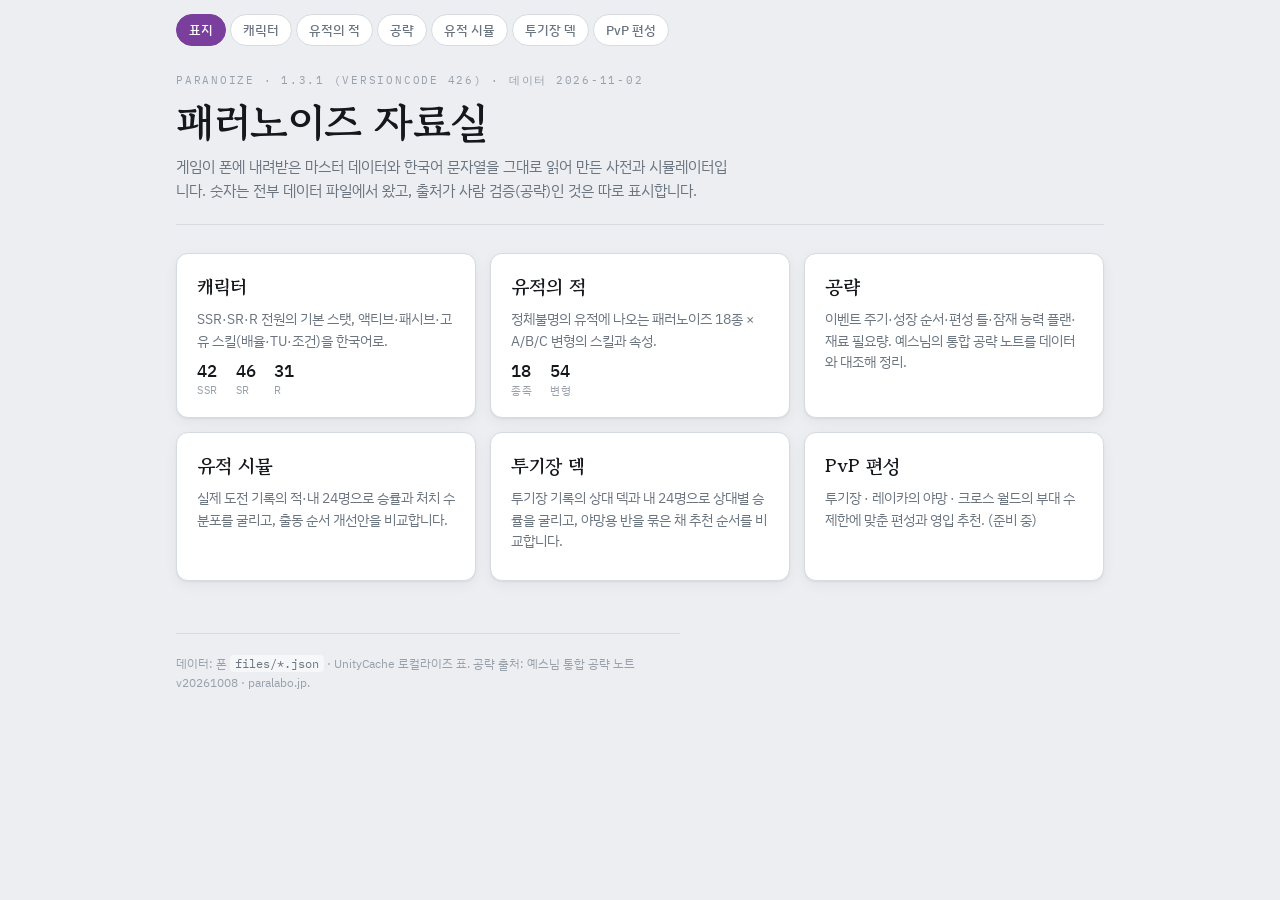
<file: site/index.html>
<!doctype html>
<html lang="ko">
<head>
<meta charset="utf-8">
<meta name="viewport" content="width=device-width,initial-scale=1">
<title>패러노이즈 자료실</title>
<link rel="stylesheet" href="https://fonts.googleapis.com/css2?family=Gowun+Batang:wght@400;700&family=IBM+Plex+Sans+KR:wght@400;500;600&family=IBM+Plex+Mono:wght@400;500&display=swap">
<link rel="stylesheet" href="style.css">
</head>
<body>
<div class="wrap">
<header>
  <p class="eyebrow">Paranoize · 1.3.1 (versionCode 426) · 데이터 2026-11-02</p>
  <h1>패러노이즈 자료실</h1>
  <p class="lede">게임이 폰에 내려받은 마스터 데이터와 한국어 문자열을 그대로 읽어 만든 사전과 시뮬레이터입니다.
  숫자는 전부 데이터 파일에서 왔고, 출처가 사람 검증(공략)인 것은 따로 표시합니다.</p>
</header>
<div class="cards" id="cards">
  <a class="card" href="chars.html"><h2>캐릭터</h2><p>SSR·SR·R 전원의 기본 스탯, 액티브·패시브·고유 스킬(배율·TU·조건)을 한국어로.</p><div class="figs" id="f-chars"></div></a>
  <a class="card" href="enemies.html"><h2>유적의 적</h2><p>정체불명의 유적에 나오는 패러노이즈 18종 × A/B/C 변형의 스킬과 속성.</p><div class="figs" id="f-enemies"></div></a>
  <a class="card" href="guide.html"><h2>공략</h2><p>이벤트 주기·성장 순서·편성 틀·잠재 능력 플랜·재료 필요량. 예스님의 통합 공략 노트를 데이터와 대조해 정리.</p></a>
  <a class="card" href="ruins.html"><h2>유적 시뮬</h2><p>실제 도전 기록의 적·내 24명으로 승률과 처치 수 분포를 굴리고, 출동 순서 개선안을 비교합니다.</p></a>
  <a class="card" href="arena.html"><h2>투기장 덱</h2><p>투기장 기록의 상대 덱과 내 24명으로 상대별 승률을 굴리고, 야망용 반을 묶은 채 추천 순서를 비교합니다.</p></a>
  <a class="card" href="pvp.html"><h2>PvP 편성</h2><p>투기장 · 레이카의 야망 · 크로스 월드의 부대 수 제한에 맞춘 편성과 영입 추천. (준비 중)</p></a>
</div>
<footer>데이터: 폰 <code>files/*.json</code> · UnityCache 로컬라이즈 표. 공략 출처: 예스님 통합 공략 노트 v20261008 · paralabo.jp.</footer>
</div>
<script src="src.js"></script>
<script src="nav.js"></script>
<script>
fetch(PARA_DATA+'characters.json').then(r=>r.json()).then(d=>{
  const v=Object.values(d); const n=r=>v.filter(c=>c.rarity===r).length;
  document.getElementById('f-chars').innerHTML=[['SSR',n('SSR')],['SR',n('SR')],['R',n('R')]].map(([k,x])=>`<div class="fig"><b>${x}</b><span>${k}</span></div>`).join('');
});
fetch(PARA_DATA+'enemies.json').then(r=>r.json()).then(d=>{
  const v=Object.values(d);
  document.getElementById('f-enemies').innerHTML=`<div class="fig"><b>${new Set(v.map(e=>e.species)).size}</b><span>종족</span></div><div class="fig"><b>${v.length}</b><span>변형</span></div>`;
});
</script>
</body>
</html>
</file>
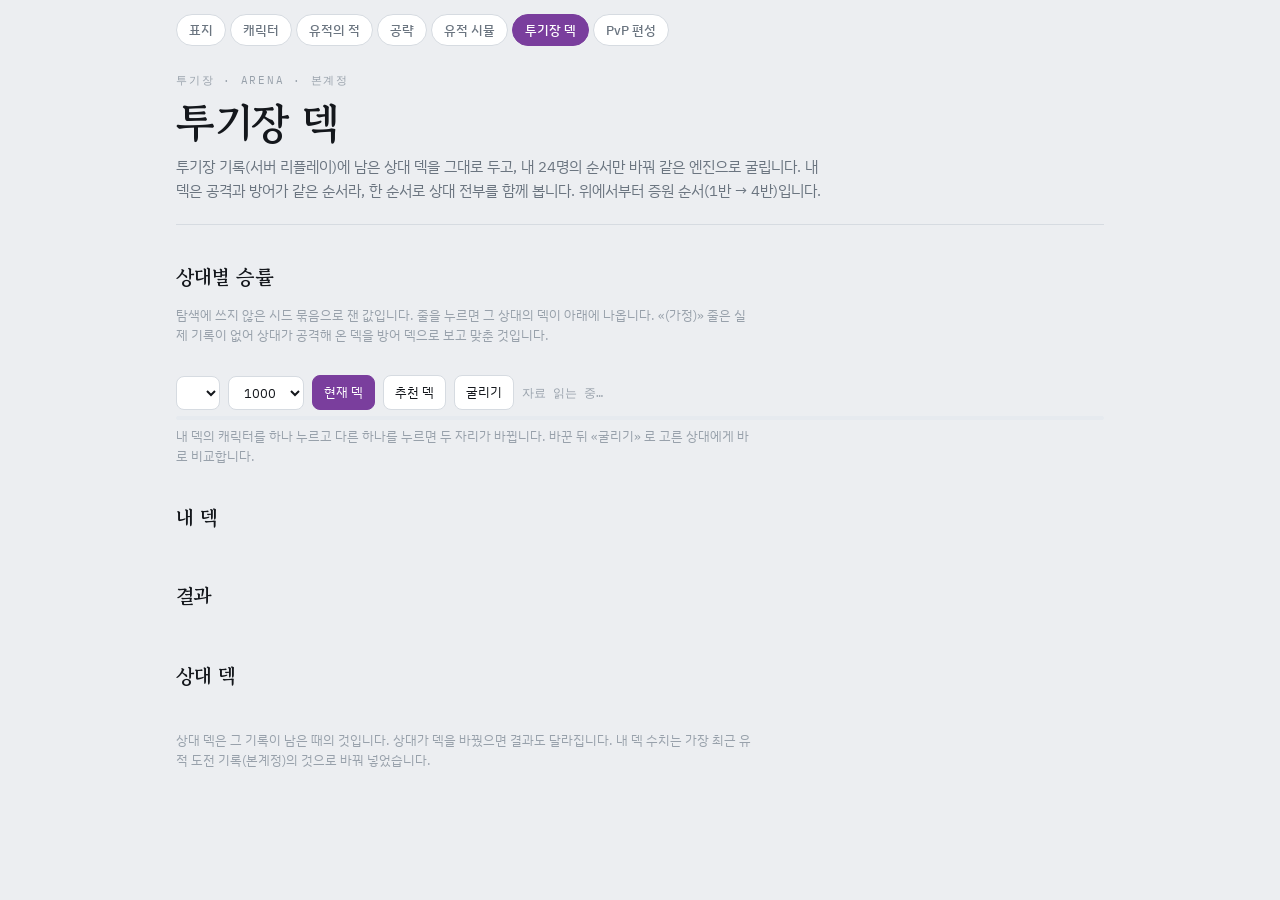
<file: site/arena.html>
<!doctype html>
<html lang="ko">
<head>
<meta charset="utf-8">
<meta name="viewport" content="width=device-width,initial-scale=1">
<title>투기장 덱 — 패러노이즈 자료실</title>
<link rel="stylesheet" href="https://fonts.googleapis.com/css2?family=Gowun+Batang:wght@400;700&family=IBM+Plex+Sans+KR:wght@400;500;600&family=IBM+Plex+Mono:wght@400;500&display=swap">
<link rel="stylesheet" href="style.css">
<style>

.rs-bar{display:flex;gap:8px;flex-wrap:wrap;align-items:center;margin:18px 0 6px}
.rs-bar select,.rs-bar button{font:inherit;font-size:13px;padding:6px 11px;border:1px solid var(--line);border-radius:8px;background:var(--surface);color:var(--ink);cursor:pointer}
.rs-bar button.on{background:var(--accent);border-color:var(--accent);color:#fff}
.rs-bar button:disabled{opacity:.5;cursor:default}
.plt{margin:10px 0 0;display:grid;gap:8px}
.plt-row{display:grid;grid-template-columns:44px repeat(6,minmax(0,1fr));gap:6px;align-items:stretch}
.plt-row>b{font-family:"IBM Plex Mono",monospace;font-size:11px;color:var(--faint);align-self:center}
.u{background:var(--surface);border:1px solid var(--line);border-radius:9px;padding:6px;display:flex;gap:6px;align-items:center;cursor:pointer;min-width:0;text-align:left;font:inherit;color:inherit}
.u img{width:34px;height:34px;object-fit:cover;object-position:50% 12%;border-radius:6px;flex:none;background:var(--raised)}
.u .t{min-width:0;line-height:1.25}
.u .n{font-size:12px;font-weight:600;color:var(--ink);white-space:nowrap;overflow:hidden;text-overflow:ellipsis;display:block}
.u .s{font-size:10.5px;color:var(--faint);font-family:"IBM Plex Mono",monospace;white-space:nowrap;overflow:hidden;text-overflow:ellipsis;display:block}
/* 편성표 카드 — 게임 편성 화면과 같은 세로 카드(등급 띠·속성·별·레벨) */
.card{position:relative;display:block;padding:0;border:2px solid var(--line);border-radius:8px;overflow:hidden;background:var(--raised);cursor:pointer;font:inherit;color:inherit;text-align:left;aspect-ratio:3/4.2;min-width:0}
.card img{display:block;position:absolute;width:150%;height:auto;left:-25%;top:-3%;background:var(--raised)}
.card .rar{position:absolute;left:0;top:0;padding:1px 6px 1px 4px;font:700 10px "IBM Plex Mono",monospace;letter-spacing:.3px;color:#fff;background:#6b7280;border-radius:0 0 7px 0}
.card.SSR{border-color:#d4a83a}.card.SSR .rar{background:linear-gradient(90deg,#c48f1c,#f0c65a);color:#2a1d00}
.card.SR{border-color:#9b6be0}.card.SR .rar{background:linear-gradient(90deg,#7b47c9,#b48cf2)}
.card.R{border-color:#4f8ad6}.card.R .rar{background:linear-gradient(90deg,#3a6fc0,#78a8ee)}
.card .el{position:absolute;right:3px;top:3px;width:12px;height:12px;border-radius:50%;border:1.5px solid #fff;box-shadow:0 0 0 1px rgba(0,0,0,.35)}
.card.Fire .el{background:var(--fire)}.card.Water .el{background:var(--water)}.card.Earth .el{background:var(--earth)}
.card .st{position:absolute;left:0;right:0;bottom:19px;text-align:center;font-size:9px;line-height:1;color:#ffd75e;text-shadow:0 0 2px #000,0 1px 1px #000;letter-spacing:-.5px}
.card .lv{position:absolute;left:0;right:0;bottom:0;padding:2px 3px;background:rgba(0,0,0,.72);color:#fff;font:600 10.5px "IBM Plex Mono",monospace;text-align:center;white-space:nowrap;overflow:hidden;text-overflow:ellipsis}
.card .n{position:absolute;left:0;right:0;top:16px;padding:1px 3px;font-size:10px;font-weight:600;color:#fff;text-shadow:0 0 3px #000,0 1px 2px #000;white-space:nowrap;overflow:hidden;text-overflow:ellipsis;opacity:.95}
.card.sel{outline:3px solid var(--accent);outline-offset:1px}
.card.moved .lv{background:var(--accent)}
.u.sel{outline:2px solid var(--accent);outline-offset:1px}
.u.moved{border-color:var(--accent)}
.u.Fire{box-shadow:inset 3px 0 0 var(--fire)} .u.Water{box-shadow:inset 3px 0 0 var(--water)} .u.Earth{box-shadow:inset 3px 0 0 var(--earth)}
.res{display:grid;grid-template-columns:repeat(auto-fit,minmax(260px,1fr));gap:12px;margin-top:12px}
.rc{background:var(--surface);border:1px solid var(--line);border-radius:12px;padding:14px 16px;box-shadow:var(--shadow)}
.rc h3{margin:0 0 8px;font-size:14px}
.rc .figs{margin-bottom:10px}
.hist{display:grid;grid-auto-flow:column;grid-auto-columns:1fr;gap:3px;align-items:end;height:70px;border-bottom:1px solid var(--line)}
.hist i{display:block;background:var(--accent);border-radius:3px 3px 0 0;min-height:1px;opacity:.85}
.hist i.win{background:var(--ssr)}
.hlab{display:grid;grid-auto-flow:column;grid-auto-columns:1fr;gap:3px;font-family:"IBM Plex Mono",monospace;font-size:10px;color:var(--faint);text-align:center;margin-top:2px}
.prog{height:4px;background:var(--line-soft);border-radius:99px;overflow:hidden;margin:6px 0 0}
.prog i{display:block;height:100%;background:var(--accent);width:0}
.en{display:grid;grid-template-columns:repeat(auto-fill,minmax(190px,1fr));gap:8px;margin-top:10px}
.en .u{cursor:default}
.warn{border-left:3px solid var(--fire);padding:8px 12px;background:var(--surface);border-radius:0 8px 8px 0;font-size:13px;margin-top:14px}
@media (max-width:640px){.plt-row{grid-template-columns:repeat(3,minmax(0,1fr))}.plt-row>b{grid-column:1/-1}}

.mt{width:100%;border-collapse:collapse;margin-top:10px;font-size:13px}
.mt th,.mt td{padding:6px 8px;border-bottom:1px solid var(--line-soft);text-align:left}
.mt td.num{font-family:"IBM Plex Mono",monospace;text-align:right;white-space:nowrap}
.mt tr.on td{background:var(--raised)}
.mt tr{cursor:pointer}
.up{color:#2f9e5b;font-weight:600}.down{color:var(--fire);font-weight:600}
.opp-head{display:flex;gap:14px;flex-wrap:wrap;align-items:baseline;margin:6px 0 0;font-size:13px;color:var(--faint)}
.opp-head b{color:var(--ink);font-size:15px}
</style>
</head>
<body>
<div class="wrap doc">
<header>
  <p class="eyebrow">투기장 · Arena · 본계정</p>
  <h1>투기장 덱</h1>
  <p class="lede">투기장 기록(서버 리플레이)에 남은 상대 덱을 그대로 두고, 내 24명의 순서만 바꿔 같은 엔진으로 굴립니다. 내 덱은 공격과 방어가 같은 순서라, 한 순서로 상대 전부를 함께 봅니다. 위에서부터 증원 순서(1반 → 4반)입니다.</p>
</header>

<h2>상대별 승률</h2>
<p class="note">탐색에 쓰지 않은 시드 묶음으로 잰 값입니다. 줄을 누르면 그 상대의 덱이 아래에 나옵니다. «(가정)» 줄은 실제 기록이 없어 상대가 공격해 온 덱을 방어 덱으로 보고 맞춘 것입니다.</p>
<p class="note" id="fixnote"></p>
<table class="mt" id="mt"></table>

<div class="rs-bar">
  <select id="match" aria-label="상대"></select>
  <select id="nsim" aria-label="판 수"><option>300</option><option selected>1000</option><option>3000</option></select>
  <button id="b-cur" class="on">현재 덱</button>
  <button id="b-pro">추천 덱</button>
  <button id="b-run">굴리기</button>
  <span id="status" class="mono" style="font-size:12px;color:var(--faint)">자료 읽는 중…</span>
</div>
<div class="prog"><i id="pbar"></i></div>
<p class="note" style="margin-top:6px">내 덱의 캐릭터를 하나 누르고 다른 하나를 누르면 두 자리가 바뀝니다. 바꾼 뒤 «굴리기» 로 고른 상대에게 바로 비교합니다.</p>

<h2 id="my-h">내 덱</h2>
<div id="plt" class="plt"></div>

<h2>결과</h2>
<div id="res" class="res"></div>

<h2>상대 덱</h2>
<div id="opp-head" class="opp-head"></div>
<div id="opp" class="plt"></div>

<p class="note" style="margin-top:18px">상대 덱은 그 기록이 남은 때의 것입니다. 상대가 덱을 바꿨으면 결과도 달라집니다. 내 덱 수치는 가장 최근 유적 도전 기록(본계정)의 것으로 바꿔 넣었습니다.</p>
</div>
<script src="src.js"></script>
<script src="nav.js"></script>
<script type="module" src="arena-page.js"></script>
</body>
</html>
</file>
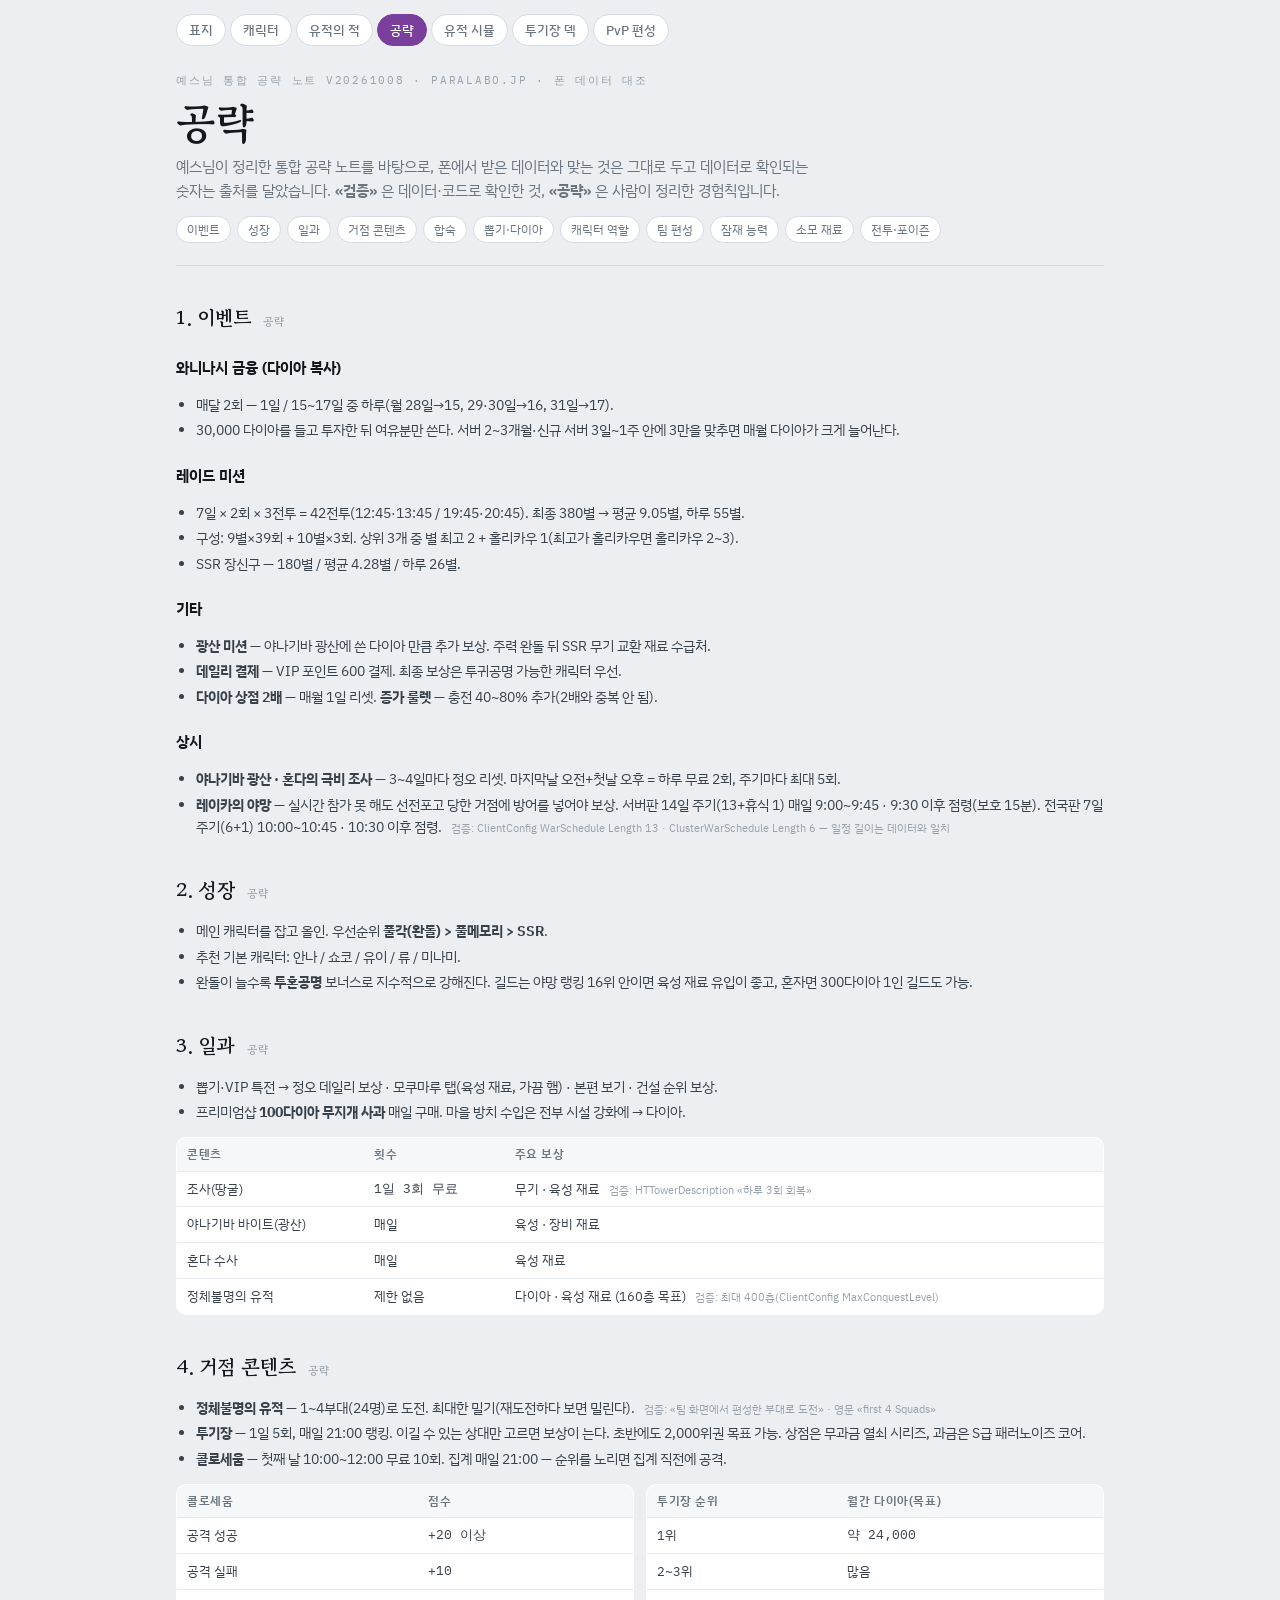
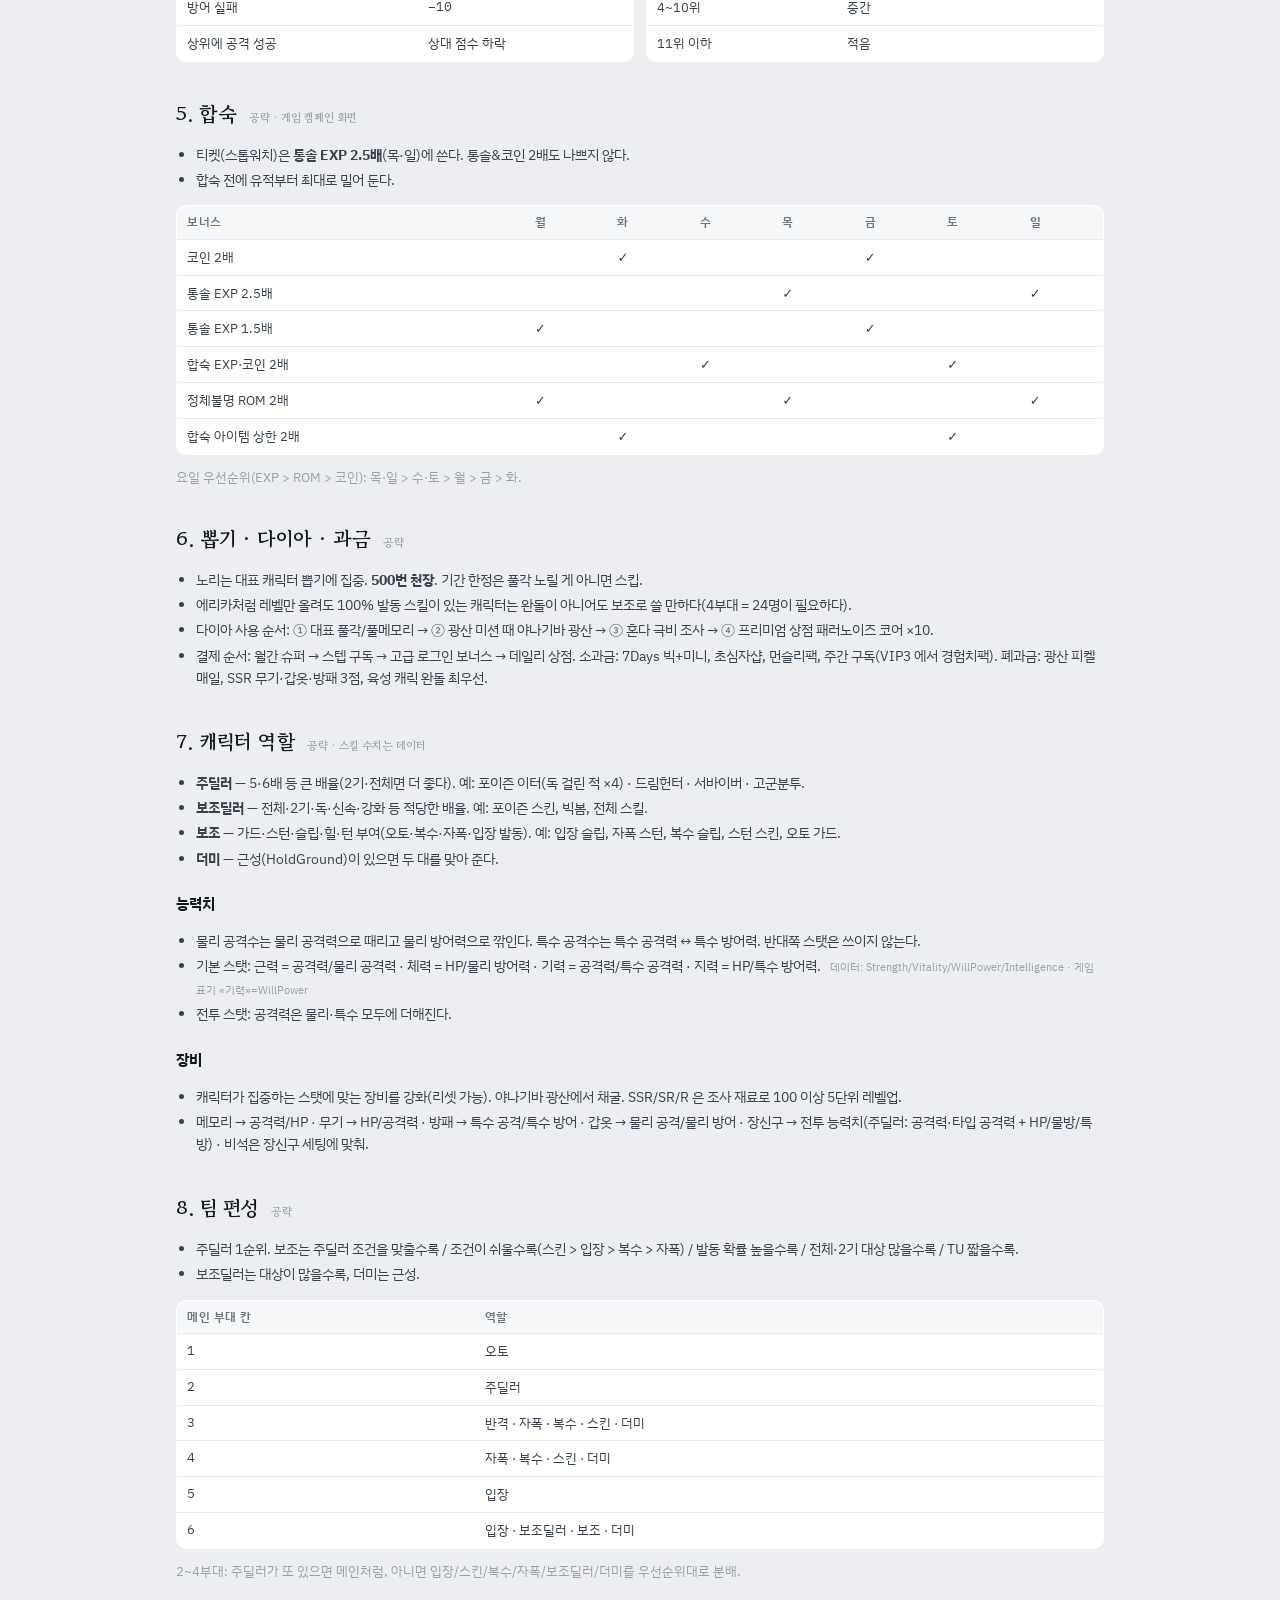
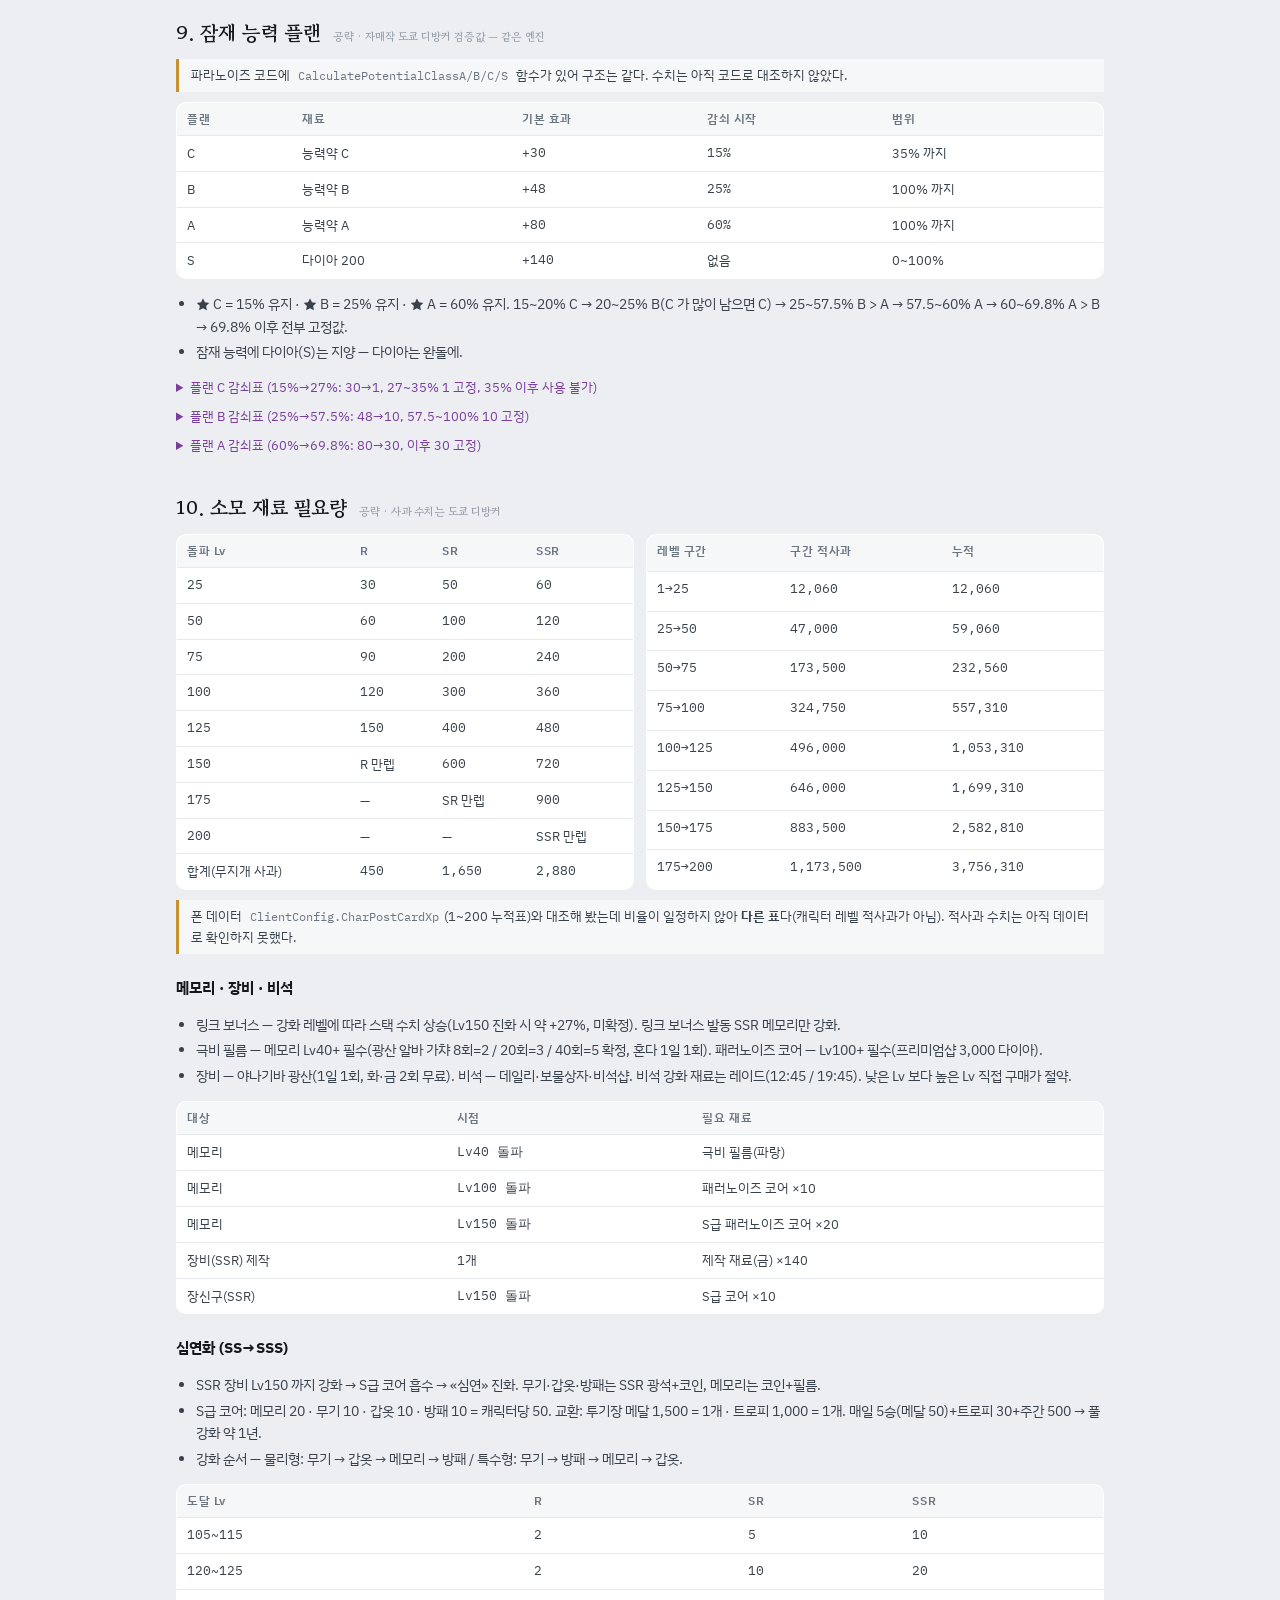
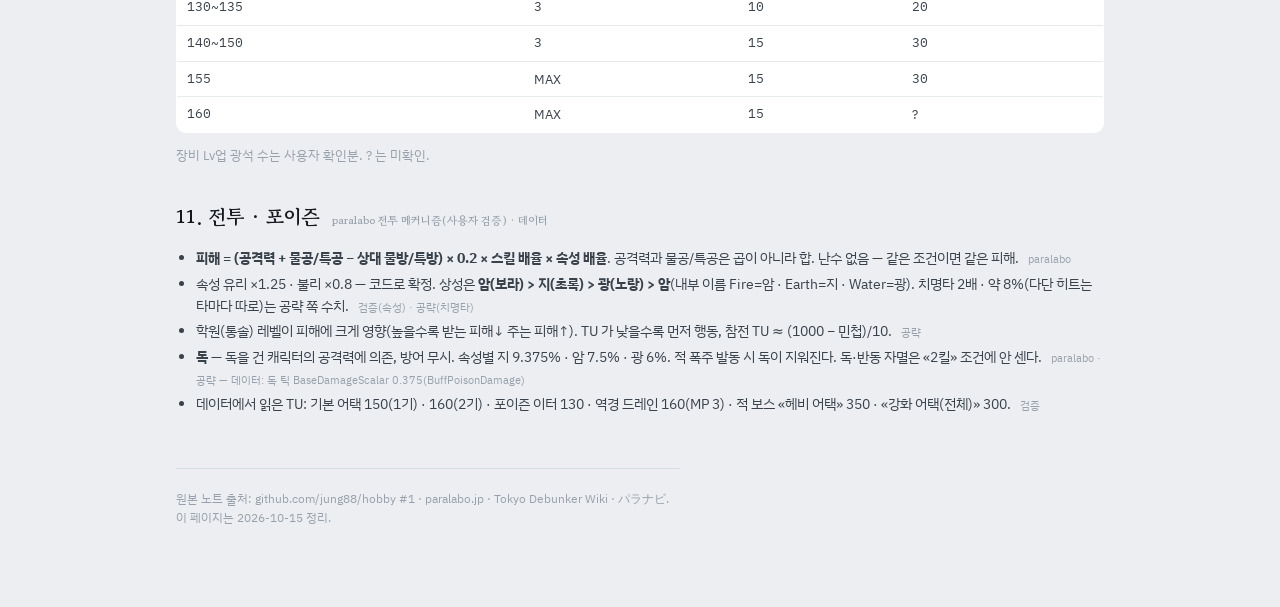
<file: site/guide.html>
<!doctype html>
<html lang="ko">
<head>
<meta charset="utf-8">
<meta name="viewport" content="width=device-width,initial-scale=1">
<title>공략 — 패러노이즈 자료실</title>
<link rel="stylesheet" href="https://fonts.googleapis.com/css2?family=Gowun+Batang:wght@400;700&family=IBM+Plex+Sans+KR:wght@400;500;600&family=IBM+Plex+Mono:wght@400;500&display=swap">
<link rel="stylesheet" href="style.css">
<style>
.src{font-size:11px;color:var(--faint);margin-left:6px}
.toc{display:flex;flex-wrap:wrap;gap:6px;margin:14px 0 0}
.toc a{font-size:12px;color:var(--muted);text-decoration:none;border:1px solid var(--line);border-radius:99px;padding:3px 10px;background:var(--surface)}
.warn{border-left:3px solid var(--ssr);padding:6px 12px;background:var(--raised);font-size:13px;margin:10px 0}
.cols{display:grid;grid-template-columns:repeat(auto-fit,minmax(280px,1fr));gap:12px}
</style>
</head>
<body>
<div class="wrap doc">
<header>
  <p class="eyebrow">예스님 통합 공략 노트 v20261008 · paralabo.jp · 폰 데이터 대조</p>
  <h1>공략</h1>
  <p class="lede">예스님이 정리한 통합 공략 노트를 바탕으로, 폰에서 받은 데이터와 맞는 것은 그대로 두고 데이터로 확인되는 숫자는 출처를 달았습니다.
  <b>«검증»</b> 은 데이터·코드로 확인한 것, <b>«공략»</b> 은 사람이 정리한 경험칙입니다.</p>
  <div class="toc"><a href="#event">이벤트</a><a href="#growth">성장</a><a href="#daily">일과</a><a href="#base">거점 콘텐츠</a><a href="#camp">합숙</a><a href="#gacha">뽑기·다이아</a><a href="#role">캐릭터 역할</a><a href="#team">팀 편성</a><a href="#potential">잠재 능력</a><a href="#mats">소모 재료</a><a href="#battle">전투·포이즌</a></div>
</header>

<h2 id="event">1. 이벤트 <span class="src">공략</span></h2>
<h3>와니나시 금융 (다이아 복사)</h3>
<ul>
<li>매달 2회 — 1일 / 15~17일 중 하루(월 28일→15, 29·30일→16, 31일→17).</li>
<li>30,000 다이아를 들고 투자한 뒤 여유분만 쓴다. 서버 2~3개월·신규 서버 3일~1주 안에 3만을 맞추면 매월 다이아가 크게 늘어난다.</li>
</ul>
<h3>레이드 미션</h3>
<ul>
<li>7일 × 2회 × 3전투 = 42전투(12:45·13:45 / 19:45·20:45). 최종 380별 → 평균 9.05별, 하루 55별.</li>
<li>구성: 9별×39회 + 10별×3회. 상위 3개 중 별 최고 2 + 홀리카우 1(최고가 홀리카우면 홀리카우 2~3).</li>
<li>SSR 장신구 — 180별 / 평균 4.28별 / 하루 26별.</li>
</ul>
<h3>기타</h3>
<ul>
<li><b>광산 미션</b> — 야나기바 광산에 쓴 다이아 만큼 추가 보상. 주력 완돌 뒤 SSR 무기 교환 재료 수급처.</li>
<li><b>데일리 결제</b> — VIP 포인트 600 결제. 최종 보상은 투귀공명 가능한 캐릭터 우선.</li>
<li><b>다이아 상점 2배</b> — 매월 1일 리셋. <b>증가 룰렛</b> — 충전 40~80% 추가(2배와 중복 안 됨).</li>
</ul>
<h3>상시</h3>
<ul>
<li><b>야나기바 광산 · 혼다의 극비 조사</b> — 3~4일마다 정오 리셋. 마지막날 오전+첫날 오후 = 하루 무료 2회, 주기마다 최대 5회.</li>
<li><b>레이카의 야망</b> — 실시간 참가 못 해도 선전포고 당한 거점에 방어를 넣어야 보상. 서버판 14일 주기(13+휴식 1) 매일 9:00~9:45 · 9:30 이후 점령(보호 15분). 전국판 7일 주기(6+1) 10:00~10:45 · 10:30 이후 점령.
  <span class="src">검증: ClientConfig WarSchedule Length 13 · ClusterWarSchedule Length 6 — 일정 길이는 데이터와 일치</span></li>
</ul>

<h2 id="growth">2. 성장 <span class="src">공략</span></h2>
<ul>
<li>메인 캐릭터를 잡고 올인. 우선순위 <b>풀각(완돌) &gt; 풀메모리 &gt; SSR</b>.</li>
<li>추천 기본 캐릭터: 안나 / 쇼코 / 유이 / 류 / 미나미.</li>
<li>완돌이 늘수록 <b>투혼공명</b> 보너스로 지수적으로 강해진다. 길드는 야망 랭킹 16위 안이면 육성 재료 유입이 좋고, 혼자면 300다이아 1인 길드도 가능.</li>
</ul>

<h2 id="daily">3. 일과 <span class="src">공략</span></h2>
<ul>
<li>뽑기·VIP 특전 → 정오 데일리 보상 · 모쿠마루 탭(육성 재료, 가끔 햄) · 본편 보기 · 건설 순위 보상.</li>
<li>프리미엄샵 <b>100다이아 무지개 사과</b> 매일 구매. 마을 방치 수입은 전부 시설 강화에 → 다이아.</li>
</ul>
<table><tr><th>콘텐츠</th><th>횟수</th><th>주요 보상</th></tr>
<tr><td>조사(땅굴)</td><td class="mono">1일 3회 무료</td><td>무기 · 육성 재료 <span class="src">검증: HTTowerDescription «하루 3회 회복»</span></td></tr>
<tr><td>야나기바 바이트(광산)</td><td>매일</td><td>육성 · 장비 재료</td></tr>
<tr><td>혼다 수사</td><td>매일</td><td>육성 재료</td></tr>
<tr><td>정체불명의 유적</td><td>제한 없음</td><td>다이아 · 육성 재료 (160층 목표) <span class="src">검증: 최대 400층(ClientConfig MaxConquestLevel)</span></td></tr></table>

<h2 id="base">4. 거점 콘텐츠 <span class="src">공략</span></h2>
<ul>
<li><b>정체불명의 유적</b> — 1~4부대(24명)로 도전. 최대한 밀기(재도전하다 보면 밀린다). <span class="src">검증: «팀 화면에서 편성한 부대로 도전» · 영문 «first 4 Squads»</span></li>
<li><b>투기장</b> — 1일 5회, 매일 21:00 랭킹. 이길 수 있는 상대만 고르면 보상이 는다. 초반에도 2,000위권 목표 가능. 상점은 무과금 열쇠 시리즈, 과금은 S급 패러노이즈 코어.</li>
<li><b>콜로세움</b> — 첫째 날 10:00~12:00 무료 10회. 집계 매일 21:00 — 순위를 노리면 집계 직전에 공격.</li>
</ul>
<div class="cols">
<table><tr><th>콜로세움</th><th>점수</th></tr><tr><td>공격 성공</td><td class="mono">+20 이상</td></tr><tr><td>공격 실패</td><td class="mono">+10</td></tr><tr><td>방어 실패</td><td class="mono">−10</td></tr><tr><td>상위에 공격 성공</td><td>상대 점수 하락</td></tr></table>
<table><tr><th>투기장 순위</th><th>월간 다이아(목표)</th></tr><tr><td>1위</td><td class="mono">약 24,000</td></tr><tr><td>2~3위</td><td>많음</td></tr><tr><td>4~10위</td><td>중간</td></tr><tr><td>11위 이하</td><td>적음</td></tr></table>
</div>

<h2 id="camp">5. 합숙 <span class="src">공략 · 게임 캠페인 화면</span></h2>
<ul>
<li>티켓(스톱워치)은 <b>통솔 EXP 2.5배</b>(목·일)에 쓴다. 통솔&amp;코인 2배도 나쁘지 않다.</li>
<li>합숙 전에 유적부터 최대로 밀어 둔다.</li>
</ul>
<table><tr><th>보너스</th><th>월</th><th>화</th><th>수</th><th>목</th><th>금</th><th>토</th><th>일</th></tr>
<tr><td>코인 2배</td><td></td><td>✓</td><td></td><td></td><td>✓</td><td></td><td></td></tr>
<tr><td>통솔 EXP 2.5배</td><td></td><td></td><td></td><td>✓</td><td></td><td></td><td>✓</td></tr>
<tr><td>통솔 EXP 1.5배</td><td>✓</td><td></td><td></td><td></td><td>✓</td><td></td><td></td></tr>
<tr><td>합숙 EXP·코인 2배</td><td></td><td></td><td>✓</td><td></td><td></td><td>✓</td><td></td></tr>
<tr><td>정체불명 ROM 2배</td><td>✓</td><td></td><td></td><td>✓</td><td></td><td></td><td>✓</td></tr>
<tr><td>합숙 아이템 상한 2배</td><td></td><td>✓</td><td></td><td></td><td></td><td>✓</td><td></td></tr></table>
<p class="note">요일 우선순위(EXP &gt; ROM &gt; 코인): 목·일 &gt; 수·토 &gt; 월 &gt; 금 &gt; 화.</p>

<h2 id="gacha">6. 뽑기 · 다이아 · 과금 <span class="src">공략</span></h2>
<ul>
<li>노리는 대표 캐릭터 뽑기에 집중. <b>500번 천장</b>. 기간 한정은 풀각 노릴 게 아니면 스킵.</li>
<li>에리카처럼 레벨만 올려도 100% 발동 스킬이 있는 캐릭터는 완돌이 아니어도 보조로 쓸 만하다(4부대 = 24명이 필요하다).</li>
<li>다이아 사용 순서: ① 대표 풀각/풀메모리 → ② 광산 미션 때 야나기바 광산 → ③ 혼다 극비 조사 → ④ 프리미엄 상점 패러노이즈 코어 ×10.</li>
<li>결제 순서: 월간 슈퍼 → 스텝 구독 → 고급 로그인 보너스 → 데일리 상점. 소과금: 7Days 빅+미니, 초심자샵, 먼슬리팩, 주간 구독(VIP3 에서 경험치팩). 폐과금: 광산 피켈 매일, SSR 무기·갑옷·방패 3점, 육성 캐릭 완돌 최우선.</li>
</ul>

<h2 id="role">7. 캐릭터 역할 <span class="src">공략 · 스킬 수치는 데이터</span></h2>
<ul>
<li><b>주딜러</b> — 5·6배 등 큰 배율(2기·전체면 더 좋다). 예: 포이즌 이터(독 걸린 적 ×4) · 드림헌터 · 서바이버 · 고군분투.</li>
<li><b>보조딜러</b> — 전체·2기·독·신속·강화 등 적당한 배율. 예: 포이즌 스킨, 빅봄, 전체 스킬.</li>
<li><b>보조</b> — 가드·스턴·슬립·힐·턴 부여(오토·복수·자폭·입장 발동). 예: 입장 슬립, 자폭 스턴, 복수 슬립, 스턴 스킨, 오토 가드.</li>
<li><b>더미</b> — 근성(HoldGround)이 있으면 두 대를 맞아 준다.</li>
</ul>
<h3>능력치</h3>
<ul>
<li>물리 공격수는 물리 공격력으로 때리고 물리 방어력으로 깎인다. 특수 공격수는 특수 공격력 ↔ 특수 방어력. 반대쪽 스탯은 쓰이지 않는다.</li>
<li>기본 스탯: 근력 = 공격력/물리 공격력 · 체력 = HP/물리 방어력 · 기력 = 공격력/특수 공격력 · 지력 = HP/특수 방어력. <span class="src">데이터: Strength/Vitality/WillPower/Intelligence · 게임 표기 «기력»=WillPower</span></li>
<li>전투 스탯: 공격력은 물리·특수 모두에 더해진다.</li>
</ul>
<h3>장비</h3>
<ul>
<li>캐릭터가 집중하는 스탯에 맞는 장비를 강화(리셋 가능). 야나기바 광산에서 채굴. SSR/SR/R 은 조사 재료로 100 이상 5단위 레벨업.</li>
<li>메모리 → 공격력/HP · 무기 → HP/공격력 · 방패 → 특수 공격/특수 방어 · 갑옷 → 물리 공격/물리 방어 · 장신구 → 전투 능력치(주딜러: 공격력·타입 공격력 + HP/물방/특방) · 비석은 장신구 세팅에 맞춰.</li>
</ul>

<h2 id="team">8. 팀 편성 <span class="src">공략</span></h2>
<ul>
<li>주딜러 1순위. 보조는 주딜러 조건을 맞출수록 / 조건이 쉬울수록(스킨 &gt; 입장 &gt; 복수 &gt; 자폭) / 발동 확률 높을수록 / 전체·2기 대상 많을수록 / TU 짧을수록.</li>
<li>보조딜러는 대상이 많을수록, 더미는 근성.</li>
</ul>
<table><tr><th>메인 부대 칸</th><th>역할</th></tr>
<tr><td class="mono">1</td><td>오토</td></tr><tr><td class="mono">2</td><td>주딜러</td></tr><tr><td class="mono">3</td><td>반격 · 자폭 · 복수 · 스킨 · 더미</td></tr><tr><td class="mono">4</td><td>자폭 · 복수 · 스킨 · 더미</td></tr><tr><td class="mono">5</td><td>입장</td></tr><tr><td class="mono">6</td><td>입장 · 보조딜러 · 보조 · 더미</td></tr></table>
<p class="note">2~4부대: 주딜러가 또 있으면 메인처럼, 아니면 입장/스킨/복수/자폭/보조딜러/더미를 우선순위대로 분배.</p>

<h2 id="potential">9. 잠재 능력 플랜 <span class="src">공략 · 자매작 도쿄 디방커 검증값 — 같은 엔진</span></h2>
<div class="warn">파라노이즈 코드에 <code>CalculatePotentialClassA/B/C/S</code> 함수가 있어 구조는 같다. 수치는 아직 코드로 대조하지 않았다.</div>
<table><tr><th>플랜</th><th>재료</th><th>기본 효과</th><th>감쇠 시작</th><th>범위</th></tr>
<tr><td>C</td><td>능력약 C</td><td class="mono">+30</td><td class="mono">15%</td><td>35% 까지</td></tr>
<tr><td>B</td><td>능력약 B</td><td class="mono">+48</td><td class="mono">25%</td><td>100% 까지</td></tr>
<tr><td>A</td><td>능력약 A</td><td class="mono">+80</td><td class="mono">60%</td><td>100% 까지</td></tr>
<tr><td>S</td><td>다이아 200</td><td class="mono">+140</td><td>없음</td><td>0~100%</td></tr></table>
<ul>
<li>★ C = 15% 유지 · ★ B = 25% 유지 · ★ A = 60% 유지. 15~20% C → 20~25% B(C 가 많이 남으면 C) → 25~57.5% B &gt; A → 57.5~60% A → 60~69.8% A &gt; B → 69.8% 이후 전부 고정값.</li>
<li>잠재 능력에 다이아(S)는 지양 — 다이아는 완돌에.</li>
</ul>
<details><summary>플랜 C 감쇠표 (15%→27%: 30→1, 27~35% 1 고정, 35% 이후 사용 불가)</summary>
<p class="mono" style="font-size:12px">~15% 30 · 15.00 29 · 15.21 28 · 15.42 27 · 15.64 26 · 15.85 25 · 16.07 24 · 16.28 23 · 16.50 22 · 16.71 21 · 16.92 20 · 17.14 19 · 17.35 18 · 17.57 17 · 17.78 16 · 18.00 15 · 18.40 14 · 18.80 13 · 19.20 12 · 19.60 11 · 20.00 10 · 20.77 9 · 21.55 8 · 22.33 7 · 23.10 6 · 23.88 5 · 24.66 4 · 25.44 3 · 26.21 2 · 26.99 1</p></details>
<details><summary>플랜 B 감쇠표 (25%→57.5%: 48→10, 57.5~100% 10 고정)</summary>
<p class="mono" style="font-size:12px">~25% 48 · 25.00 47 · 26.25 46 · 27.50 45 · 28.75 44 · 30.00 43 · 31.25 42 · 32.50 41 · 33.75 40 · 35.00 39 · 35.33 38 · 35.66 37 · 36.00 36 · 36.33 35 · 36.66 34 · 37.00 33 · 37.33 32 · 37.66 31 · 38.00 30 · 38.33 29 · 38.66 28 · 39.00 27 · 39.33 26 · 39.66 25 · 40.00 24 · 40.33 23 · 40.66 22 · 41.00 21 · 41.33 20 · 41.66 19 · 42.00 18 · 42.33 17 · 42.66 16 · 45.00 15 · 47.50 14 · 50.00 13 · 52.50 12 · 55.00 11 · 57.50 10</p></details>
<details><summary>플랜 A 감쇠표 (60%→69.8%: 80→30, 이후 30 고정)</summary>
<p class="mono" style="font-size:12px">~60% 80, 60.0% 부터 0.2%p 마다 1 씩 감소(60.0 79 · 60.2 78 · … · 69.6 31) · 69.8~100% 30</p></details>

<h2 id="mats">10. 소모 재료 필요량 <span class="src">공략 · 사과 수치는 도쿄 디방커</span></h2>
<div class="cols">
<table><tr><th>돌파 Lv</th><th>R</th><th>SR</th><th>SSR</th></tr>
<tr><td class="mono">25</td><td class="mono">30</td><td class="mono">50</td><td class="mono">60</td></tr>
<tr><td class="mono">50</td><td class="mono">60</td><td class="mono">100</td><td class="mono">120</td></tr>
<tr><td class="mono">75</td><td class="mono">90</td><td class="mono">200</td><td class="mono">240</td></tr>
<tr><td class="mono">100</td><td class="mono">120</td><td class="mono">300</td><td class="mono">360</td></tr>
<tr><td class="mono">125</td><td class="mono">150</td><td class="mono">400</td><td class="mono">480</td></tr>
<tr><td class="mono">150</td><td>R 만렙</td><td class="mono">600</td><td class="mono">720</td></tr>
<tr><td class="mono">175</td><td>—</td><td>SR 만렙</td><td class="mono">900</td></tr>
<tr><td class="mono">200</td><td>—</td><td>—</td><td>SSR 만렙</td></tr>
<tr><td>합계(무지개 사과)</td><td class="mono">450</td><td class="mono">1,650</td><td class="mono">2,880</td></tr></table>
<table><tr><th>레벨 구간</th><th>구간 적사과</th><th>누적</th></tr>
<tr><td class="mono">1→25</td><td class="mono">12,060</td><td class="mono">12,060</td></tr>
<tr><td class="mono">25→50</td><td class="mono">47,000</td><td class="mono">59,060</td></tr>
<tr><td class="mono">50→75</td><td class="mono">173,500</td><td class="mono">232,560</td></tr>
<tr><td class="mono">75→100</td><td class="mono">324,750</td><td class="mono">557,310</td></tr>
<tr><td class="mono">100→125</td><td class="mono">496,000</td><td class="mono">1,053,310</td></tr>
<tr><td class="mono">125→150</td><td class="mono">646,000</td><td class="mono">1,699,310</td></tr>
<tr><td class="mono">150→175</td><td class="mono">883,500</td><td class="mono">2,582,810</td></tr>
<tr><td class="mono">175→200</td><td class="mono">1,173,500</td><td class="mono">3,756,310</td></tr></table>
</div>
<div class="warn">폰 데이터 <code>ClientConfig.CharPostCardXp</code>(1~200 누적표)와 대조해 봤는데 비율이 일정하지 않아 <b>다른 표</b>다(캐릭터 레벨 적사과가 아님). 적사과 수치는 아직 데이터로 확인하지 못했다.</div>
<h3>메모리 · 장비 · 비석</h3>
<ul>
<li>링크 보너스 — 강화 레벨에 따라 스택 수치 상승(Lv150 진화 시 약 +27%, 미확정). 링크 보너스 발동 SSR 메모리만 강화.</li>
<li>극비 필름 — 메모리 Lv40+ 필수(광산 알바 가챠 8회=2 / 20회=3 / 40회=5 확정, 혼다 1일 1회). 패러노이즈 코어 — Lv100+ 필수(프리미엄샵 3,000 다이아).</li>
<li>장비 — 야나기바 광산(1일 1회, 화·금 2회 무료). 비석 — 데일리·보물상자·비석샵. 비석 강화 재료는 레이드(12:45 / 19:45). 낮은 Lv 보다 높은 Lv 직접 구매가 절약.</li>
</ul>
<table><tr><th>대상</th><th>시점</th><th>필요 재료</th></tr>
<tr><td>메모리</td><td class="mono">Lv40 돌파</td><td>극비 필름(파랑)</td></tr>
<tr><td>메모리</td><td class="mono">Lv100 돌파</td><td>패러노이즈 코어 ×10</td></tr>
<tr><td>메모리</td><td class="mono">Lv150 돌파</td><td>S급 패러노이즈 코어 ×20</td></tr>
<tr><td>장비(SSR) 제작</td><td>1개</td><td>제작 재료(금) ×140</td></tr>
<tr><td>장신구(SSR)</td><td class="mono">Lv150 돌파</td><td>S급 코어 ×10</td></tr></table>
<h3>심연화 (SS→SSS)</h3>
<ul>
<li>SSR 장비 Lv150 까지 강화 → S급 코어 흡수 → «심연» 진화. 무기·갑옷·방패는 SSR 광석+코인, 메모리는 코인+필름.</li>
<li>S급 코어: 메모리 20 · 무기 10 · 갑옷 10 · 방패 10 = 캐릭터당 50. 교환: 투기장 메달 1,500 = 1개 · 트로피 1,000 = 1개. 매일 5승(메달 50)+트로피 30+주간 500 → 풀강화 약 1년.</li>
<li>강화 순서 — 물리형: 무기 → 갑옷 → 메모리 → 방패 / 특수형: 무기 → 방패 → 메모리 → 갑옷.</li>
</ul>
<table><tr><th>도달 Lv</th><th>R</th><th>SR</th><th>SSR</th></tr>
<tr><td class="mono">105~115</td><td class="mono">2</td><td class="mono">5</td><td class="mono">10</td></tr>
<tr><td class="mono">120~125</td><td class="mono">2</td><td class="mono">10</td><td class="mono">20</td></tr>
<tr><td class="mono">130~135</td><td class="mono">3</td><td class="mono">10</td><td class="mono">20</td></tr>
<tr><td class="mono">140~150</td><td class="mono">3</td><td class="mono">15</td><td class="mono">30</td></tr>
<tr><td class="mono">155</td><td>MAX</td><td class="mono">15</td><td class="mono">30</td></tr>
<tr><td class="mono">160</td><td>MAX</td><td class="mono">15</td><td>?</td></tr></table>
<p class="note">장비 Lv업 광석 수는 사용자 확인분. ? 는 미확인.</p>

<h2 id="battle">11. 전투 · 포이즌 <span class="src">paralabo 전투 메커니즘(사용자 검증) · 데이터</span></h2>
<ul>
<li><b>피해 = (공격력 + 물공/특공 − 상대 물방/특방) × 0.2 × 스킬 배율 × 속성 배율</b>. 공격력과 물공/특공은 곱이 아니라 합. 난수 없음 — 같은 조건이면 같은 피해. <span class="src">paralabo</span></li>
<li>속성 유리 ×1.25 · 불리 ×0.8 — 코드로 확정. 상성은 <b>암(보라) &gt; 지(초록) &gt; 광(노랑) &gt; 암</b>(내부 이름 Fire=암 · Earth=지 · Water=광). 치명타 2배 · 약 8%(다단 히트는 타마다 따로)는 공략 쪽 수치. <span class="src">검증(속성) · 공략(치명타)</span></li>
<li>학원(통솔) 레벨이 피해에 크게 영향(높을수록 받는 피해↓ 주는 피해↑). TU 가 낮을수록 먼저 행동, 참전 TU ≈ (1000 − 민첩)/10. <span class="src">공략</span></li>
<li><b>독</b> — 독을 건 캐릭터의 공격력에 의존, 방어 무시. 속성별 지 9.375% · 암 7.5% · 광 6%. 적 폭주 발동 시 독이 지워진다. 독·반동 자멸은 «2킬» 조건에 안 센다. <span class="src">paralabo · 공략 — 데이터: 독 틱 BaseDamageScalar 0.375(BuffPoisonDamage)</span></li>
<li>데이터에서 읽은 TU: 기본 어택 150(1기) · 160(2기) · 포이즌 이터 130 · 역경 드레인 160(MP 3) · 적 보스 «헤비 어택» 350 · «강화 어택(전체)» 300. <span class="src">검증</span></li>
</ul>
<footer>원본 노트 출처: github.com/jung88/hobby #1 · paralabo.jp · Tokyo Debunker Wiki · パラナビ. 이 페이지는 2026-10-15 정리.</footer>
</div>
<script src="nav.js"></script>
</body>
</html>
</file>
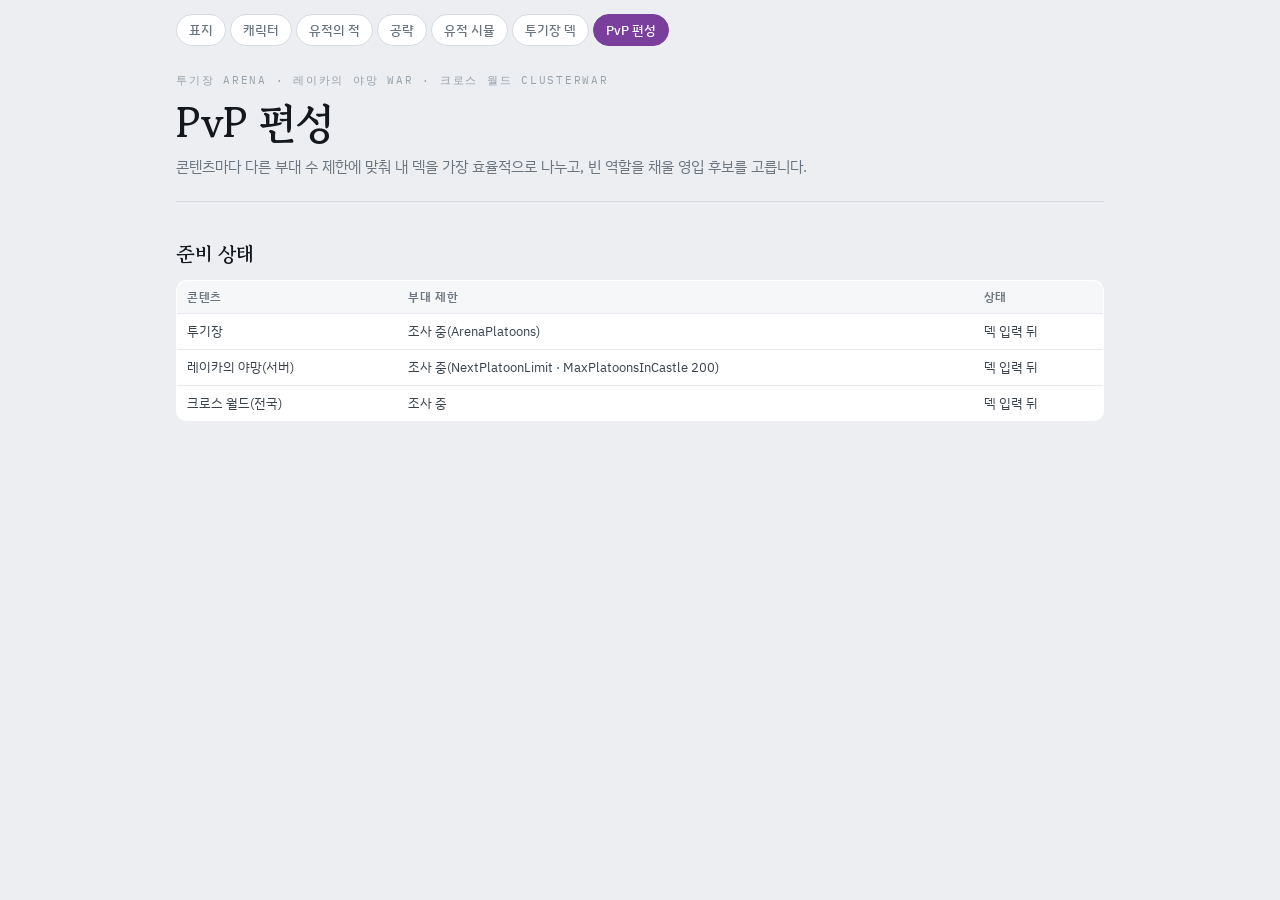
<file: site/pvp.html>
<!doctype html>
<html lang="ko">
<head>
<meta charset="utf-8">
<meta name="viewport" content="width=device-width,initial-scale=1">
<title>PvP 편성 — 패러노이즈 자료실</title>
<link rel="stylesheet" href="https://fonts.googleapis.com/css2?family=Gowun+Batang:wght@400;700&family=IBM+Plex+Sans+KR:wght@400;500;600&family=IBM+Plex+Mono:wght@400;500&display=swap">
<link rel="stylesheet" href="style.css">
</head>
<body>
<div class="wrap doc">
<header>
  <p class="eyebrow">투기장 Arena · 레이카의 야망 War · 크로스 월드 ClusterWar</p>
  <h1>PvP 편성</h1>
  <p class="lede">콘텐츠마다 다른 부대 수 제한에 맞춰 내 덱을 가장 효율적으로 나누고, 빈 역할을 채울 영입 후보를 고릅니다.</p>
</header>
<h2>준비 상태</h2>
<table><tr><th>콘텐츠</th><th>부대 제한</th><th>상태</th></tr>
<tr><td>투기장</td><td>조사 중(ArenaPlatoons)</td><td>덱 입력 뒤</td></tr>
<tr><td>레이카의 야망(서버)</td><td>조사 중(NextPlatoonLimit · MaxPlatoonsInCastle 200)</td><td>덱 입력 뒤</td></tr>
<tr><td>크로스 월드(전국)</td><td>조사 중</td><td>덱 입력 뒤</td></tr></table>
</div>
<script src="nav.js"></script>
</body>
</html>
</file>
<file: site/style.css>
:root{
  --ground:#ECEEF1; --surface:#FFFFFF; --raised:#F5F7F9;
  --ink:#14171C; --body:#39414B; --muted:#6B7580; --faint:#98A1AB;
  --line:#D6DBE1; --line-soft:#E6EAEF; --accent:#7A3E9D;
  --fire:#C9502E; --water:#2F6FB3; --earth:#4F8A3C; --light:#B89A2A; --dark:#5C4A8A;
  --ssr:#C7912E; --sr:#8E6BC2; --r:#6B8EA8;
  --shadow:0 1px 2px rgba(20,23,28,.06),0 4px 14px rgba(20,23,28,.05);
}
@media (prefers-color-scheme:dark){:root:not([data-theme="light"]){
  --ground:#0E1115; --surface:#171B22; --raised:#1E242C;
  --ink:#EDF0F4; --body:#C2CAD3; --muted:#8B95A0; --faint:#69737E;
  --line:#2A313A; --line-soft:#222831; --accent:#C58FE6;
  --fire:#F07A55; --water:#6FA6E6; --earth:#7FC06A; --light:#E5C85A; --dark:#A08BD6;
  --ssr:#E8B65A; --sr:#B79BE0; --r:#9BBBD2;
  --shadow:0 1px 2px rgba(0,0,0,.4),0 4px 14px rgba(0,0,0,.3);
}}
*{box-sizing:border-box}
html{-webkit-text-size-adjust:100%}
body{margin:0;background:var(--ground);color:var(--body);
  font-family:"IBM Plex Sans KR",system-ui,-apple-system,"Malgun Gothic",sans-serif;
  font-size:14px;line-height:1.6;-webkit-font-smoothing:antialiased}
.wrap{max-width:960px;margin:0 auto;padding:0 16px 80px}
.topnav{display:flex;gap:4px;padding:14px 0 0;flex-wrap:wrap}
.topnav a{font-size:12.5px;font-weight:500;color:var(--muted);text-decoration:none;
  padding:5px 12px;border:1px solid var(--line);border-radius:99px;background:var(--surface)}
.topnav a:hover{color:var(--ink);border-color:var(--accent)}
.topnav a.here{background:var(--accent);color:#fff;border-color:var(--accent)}
header{padding:26px 0 22px;border-bottom:1px solid var(--line)}
.eyebrow{font-family:"IBM Plex Mono",monospace;font-size:11px;letter-spacing:.16em;text-transform:uppercase;color:var(--faint);margin:0 0 8px}
h1{font-family:"Gowun Batang",Georgia,serif;font-weight:700;font-size:clamp(26px,5vw,42px);line-height:1.14;color:var(--ink);margin:0 0 10px;letter-spacing:-.01em}
h2{font-family:"Gowun Batang",Georgia,serif;font-size:20px;color:var(--ink);margin:36px 0 10px}
h3{font-size:15px;color:var(--ink);margin:22px 0 8px}
.lede{margin:0;max-width:62ch;color:var(--muted);font-size:14.5px}
.cards{display:grid;grid-template-columns:repeat(auto-fit,minmax(240px,1fr));gap:14px;margin-top:28px}
a.card{display:block;text-decoration:none;color:inherit;background:var(--surface);border:1px solid var(--line);border-radius:12px;padding:18px 20px;box-shadow:var(--shadow)}
a.card:hover{border-color:var(--accent)}
.card h2{font-size:19px;margin:0 0 6px}
.card p{margin:0 0 10px;font-size:13.5px;color:var(--muted)}
.figs{display:flex;flex-wrap:wrap;gap:6px 18px}
.fig{display:flex;flex-direction:column}
.fig b{font-family:"IBM Plex Mono",monospace;font-size:17px;font-weight:500;color:var(--ink);font-variant-numeric:tabular-nums;line-height:1.2}
.fig span{font-size:10.5px;letter-spacing:.05em;color:var(--faint)}
table{width:100%;border-collapse:collapse;font-size:13px;background:var(--surface);border:1px solid var(--line);border-radius:10px;overflow:hidden}
th,td{text-align:left;padding:7px 10px;border-top:1px solid var(--line-soft);vertical-align:top}
th{background:var(--raised);color:var(--muted);font-weight:600;font-size:11.5px;letter-spacing:.05em;border-top:0}
td.mono,.mono{font-family:"IBM Plex Mono",monospace;font-variant-numeric:tabular-nums}
.note{margin-top:12px;font-size:12.5px;color:var(--faint);max-width:70ch}
code{font-family:"IBM Plex Mono",monospace;font-size:12px;background:var(--raised);padding:1px 5px;border-radius:4px;color:var(--muted)}
footer{margin-top:52px;padding-top:20px;border-top:1px solid var(--line);font-size:12px;color:var(--faint);max-width:72ch}
.chip{display:inline-block;font-size:11px;padding:1px 8px;border-radius:99px;border:1px solid var(--line);color:var(--muted);white-space:nowrap;margin:0 3px 3px 0;background:var(--raised)}
.chip.Fire{color:var(--fire);border-color:var(--fire)} .chip.Water{color:var(--water);border-color:var(--water)}
.chip.Earth{color:var(--earth);border-color:var(--earth)} .chip.Light{color:var(--light);border-color:var(--light)} .chip.Dark{color:var(--dark);border-color:var(--dark)}
.chip.SSR{color:var(--ssr);border-color:var(--ssr);font-weight:700} .chip.SR{color:var(--sr);border-color:var(--sr);font-weight:600} .chip.R{color:var(--r);border-color:var(--r)}
.bar{position:sticky;top:0;z-index:5;background:var(--ground);padding:10px 0;display:flex;gap:8px;flex-wrap:wrap;align-items:center;border-bottom:1px solid var(--line-soft)}
.bar input,.bar select{font:inherit;font-size:13px;padding:5px 9px;border:1px solid var(--line);border-radius:8px;background:var(--surface);color:var(--ink)}
.bar .tog{font-size:12px;padding:4px 10px;border-radius:99px;border:1px solid var(--line);background:var(--surface);color:var(--muted);cursor:pointer}
.bar .tog.on{background:var(--accent);color:#fff;border-color:var(--accent)}
.grid{display:grid;grid-template-columns:repeat(auto-fill,minmax(225px,1fr));gap:14px;margin-top:14px}
.ch{background:var(--surface);border:1px solid var(--line);border-radius:12px;padding:14px 16px;box-shadow:var(--shadow)}
.ch{display:flex;flex-direction:column;padding:0;overflow:hidden}
.ch .pt{display:block;width:100%;aspect-ratio:4/3;object-fit:cover;object-position:50% 12%;border-bottom:1px solid var(--line-soft);background:var(--raised)}
.ch .bd{flex:1;min-width:0;padding:12px 14px 10px;display:flex;flex-direction:column}
.ch .sum{margin:6px 0 0;padding:0;list-style:none;font-size:12px;line-height:1.45;color:var(--muted)}
.ch .sum li{display:flex;gap:6px;padding:3px 0;border-top:1px solid var(--line-soft);align-items:baseline}
.ch .sum .pa{flex:none;font-family:"IBM Plex Mono",monospace;font-size:10px;padding:0 5px;border-radius:4px;color:#fff;line-height:16px}
.ch .sum .pa.A{background:#3F78C0} .ch .sum .pa.P{background:#C06A3F} .ch .sum .pa.U{background:var(--accent)}
.ch .sum .t{color:var(--ink);font-weight:500}
.ch .more{margin-top:auto;padding:8px 0 0;color:var(--accent);background:none;border:0;cursor:pointer;text-align:left;font:inherit;font-size:12.5px}
.ch .more:hover{text-decoration:underline}
.ov{position:fixed;inset:0;z-index:50;background:rgba(10,12,16,.62);display:flex;align-items:center;justify-content:center;padding:18px}
.ov[hidden]{display:none}
.md{position:relative;background:var(--surface);border:1px solid var(--line);border-radius:14px;box-shadow:0 18px 60px rgba(0,0,0,.35);width:min(1040px,100%);max-height:92vh;display:flex;overflow:hidden}
.md .x{position:absolute;top:8px;right:10px;z-index:2;width:34px;height:34px;border-radius:50%;border:1px solid var(--line);background:var(--surface);color:var(--ink);font-size:20px;line-height:1;cursor:pointer}
.md .mimg{flex:0 0 42%;background:var(--raised);display:flex;align-items:center;justify-content:center;border-right:1px solid var(--line-soft)}
.md .mimg img{width:100%;height:100%;max-height:92vh;object-fit:contain;display:block}
.md .mbd{flex:1;min-width:0;overflow:auto;padding:18px 20px 22px}
.md .mbd .nm{font-family:"Gowun Batang",Georgia,serif;font-size:21px;color:var(--ink);font-weight:700}
.md .mbd .tt{font-size:12.5px;color:var(--muted);margin-bottom:8px}
.md .mbd .sk{margin:8px 0 0;padding:0;list-style:none;font-size:13px}
.md .mbd .sk li{padding:6px 0;border-top:1px solid var(--line-soft)}
.md .mbd .sk b{color:var(--ink);font-weight:600}
.md .mbd .sk .d{color:var(--body);display:block;white-space:pre-line}
.md .mbd .sk .m{font-family:"IBM Plex Mono",monospace;font-size:11px;color:var(--faint)}
.ch .nm{font-family:"Gowun Batang",Georgia,serif;font-size:18px;color:var(--ink);font-weight:700}
.ch .tt{font-size:12px;color:var(--muted);margin-bottom:6px}
.ch .sk{margin:6px 0 0;padding:0;list-style:none;font-size:12.5px}
.ch .sk li{padding:4px 0;border-top:1px solid var(--line-soft)}
.ch .sk b{color:var(--ink);font-weight:600}
.ch .sk .d{color:var(--muted);display:block;white-space:pre-line}
.ch .sk .m{font-family:"IBM Plex Mono",monospace;font-size:11px;color:var(--faint)}
.kv{display:flex;flex-wrap:wrap;gap:4px 14px;font-size:12px;color:var(--muted)}
.kv b{color:var(--ink);font-family:"IBM Plex Mono",monospace;font-weight:500}
.doc p{max-width:72ch}
.doc ul{padding-left:20px}
.doc li{margin:3px 0}
details{margin:8px 0}
summary{cursor:pointer;color:var(--accent);font-size:13px}
.tag{font-size:10.5px;color:var(--faint);letter-spacing:.04em}
@media (max-width:640px){.grid{grid-template-columns:repeat(2,1fr);gap:10px}.wrap{padding:0 12px 60px}.ch .bd{padding:10px 11px 8px}
.ov{padding:0;align-items:stretch}.md{flex-direction:column;width:100%;max-height:100vh;border-radius:0;border:0}.md .mimg{flex:none;height:58vh;border-right:0;border-bottom:1px solid var(--line-soft)}.md .mimg img{max-height:58vh}}
@media (max-width:380px){.grid{grid-template-columns:1fr}}
</file>
